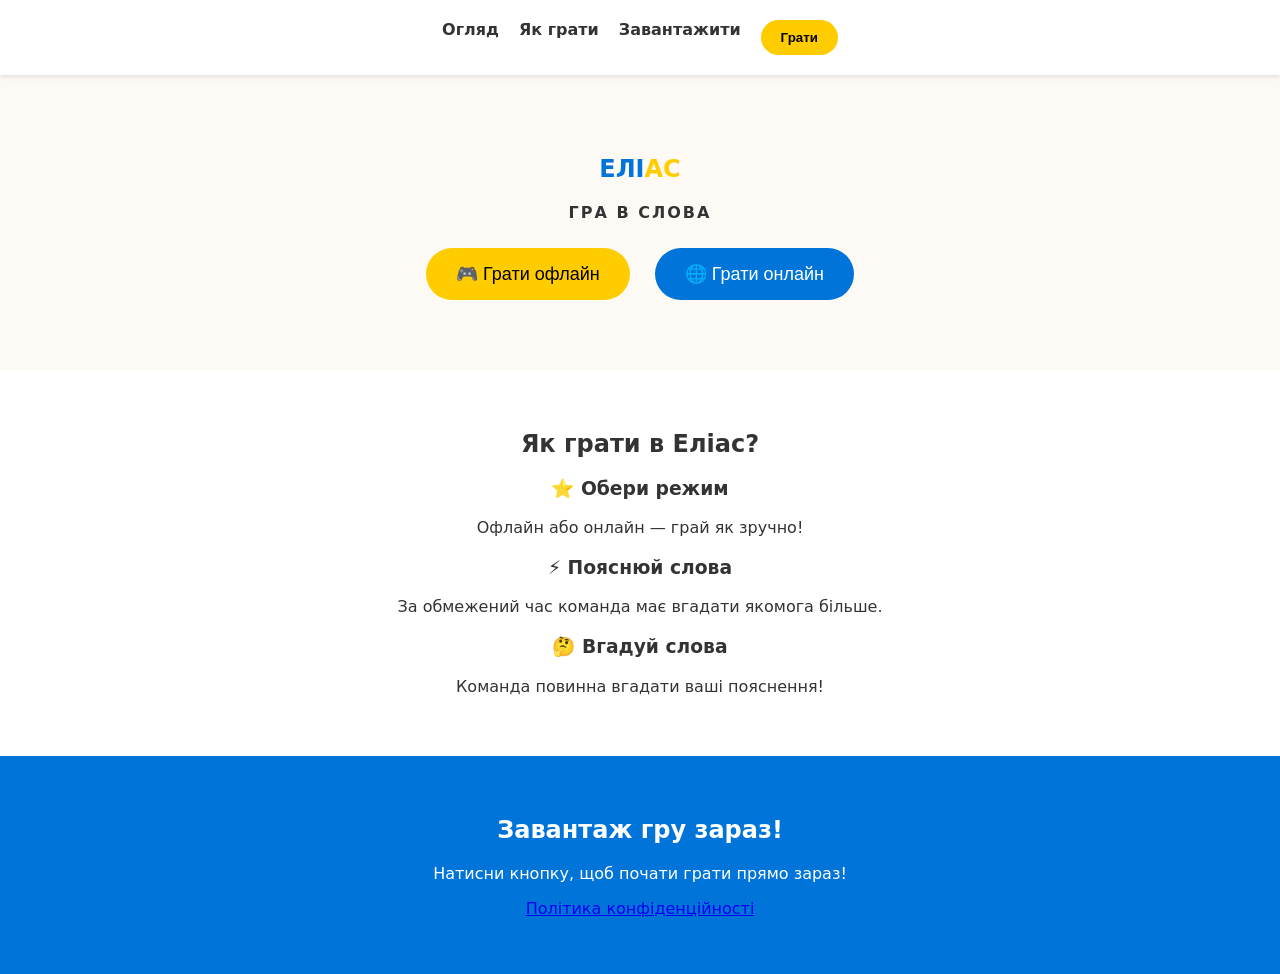
<file: index.html>
<!DOCTYPE html>
<html lang="uk">
<head>
  <meta charset="UTF-8">
  <meta name="viewport" content="width=device-width, initial-scale=1.0">
  <title>Еліас — Гра в слова</title>
  <link rel="stylesheet" href="style.css">
</head>

<body>

<header>
  <nav>
    <a href="#overview">Огляд</a>
    <a href="#how">Як грати</a>
    <a href="#download">Завантажити</a>
    <button class="play-btn">Грати</button>
  </nav>
</header>

<section class="hero" id="overview">
  <h1><span class="blue">ЕЛІ</span><span class="yellow">АС</span></h1>
  <p class="subtitle">ГРА В СЛОВА</p>

  <div class="buttons">
    <button class="offline">🎮 Грати офлайн</button>
    <button class="online">🌐 Грати онлайн</button>
  </div>
</section>

<section id="how" class="steps">
  <h2>Як грати в Еліас?</h2>

  <div class="step">
    <h3>⭐ Обери режим</h3>
    <p>Офлайн або онлайн — грай як зручно!</p>
  </div>

  <div class="step">
    <h3>⚡ Пояснюй слова</h3>
    <p>За обмежений час команда має вгадати якомога більше.</p>
  </div>

  <div class="step">
    <h3>🤔 Вгадуй слова</h3>
    <p>Команда повинна вгадати ваші пояснення!</p>
  </div>
</section>

<footer id="download">
  <h2>Завантаж гру зараз!</h2>
  <p>Натисни кнопку, щоб почати грати прямо зараз!</p>
  <p><a href="privacy-policy.html">Політика конфіденційності</a></p>
</footer>


<script src="script.js"></script>
</body>
</html>
</file>
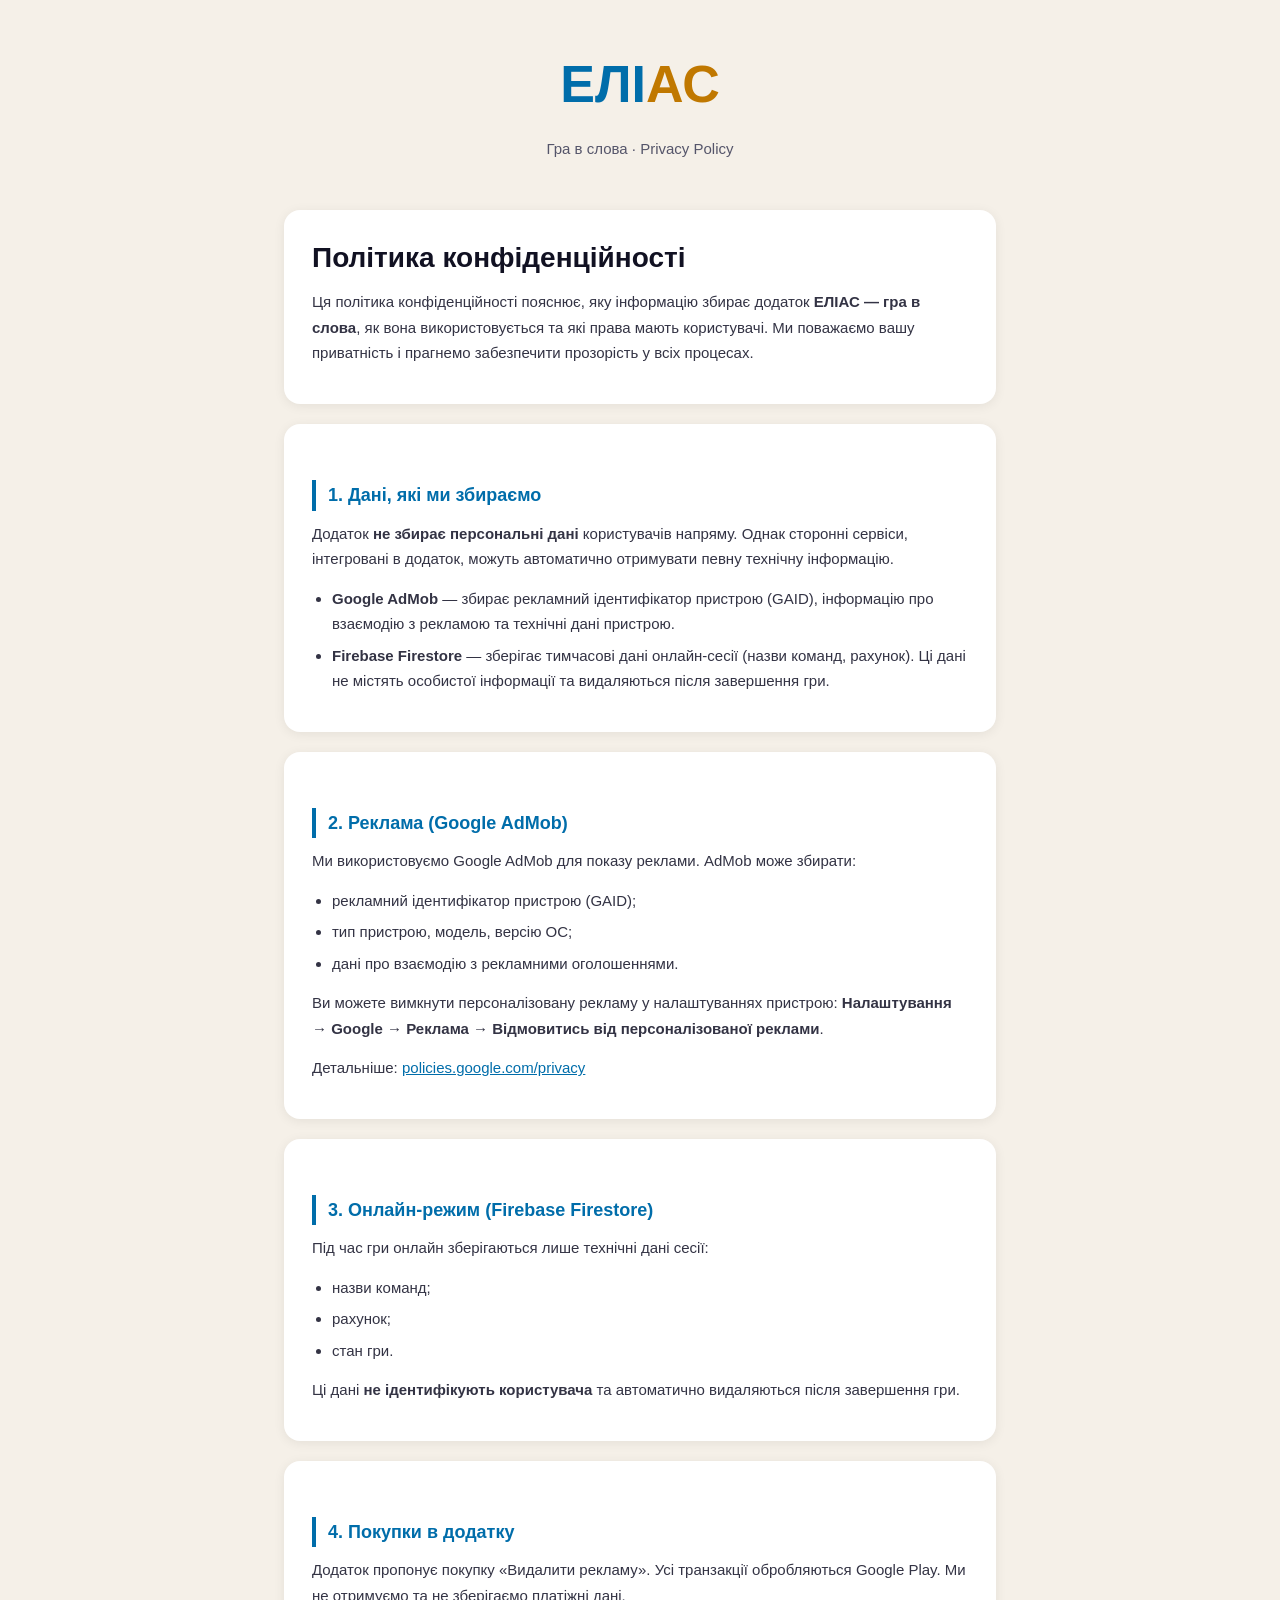
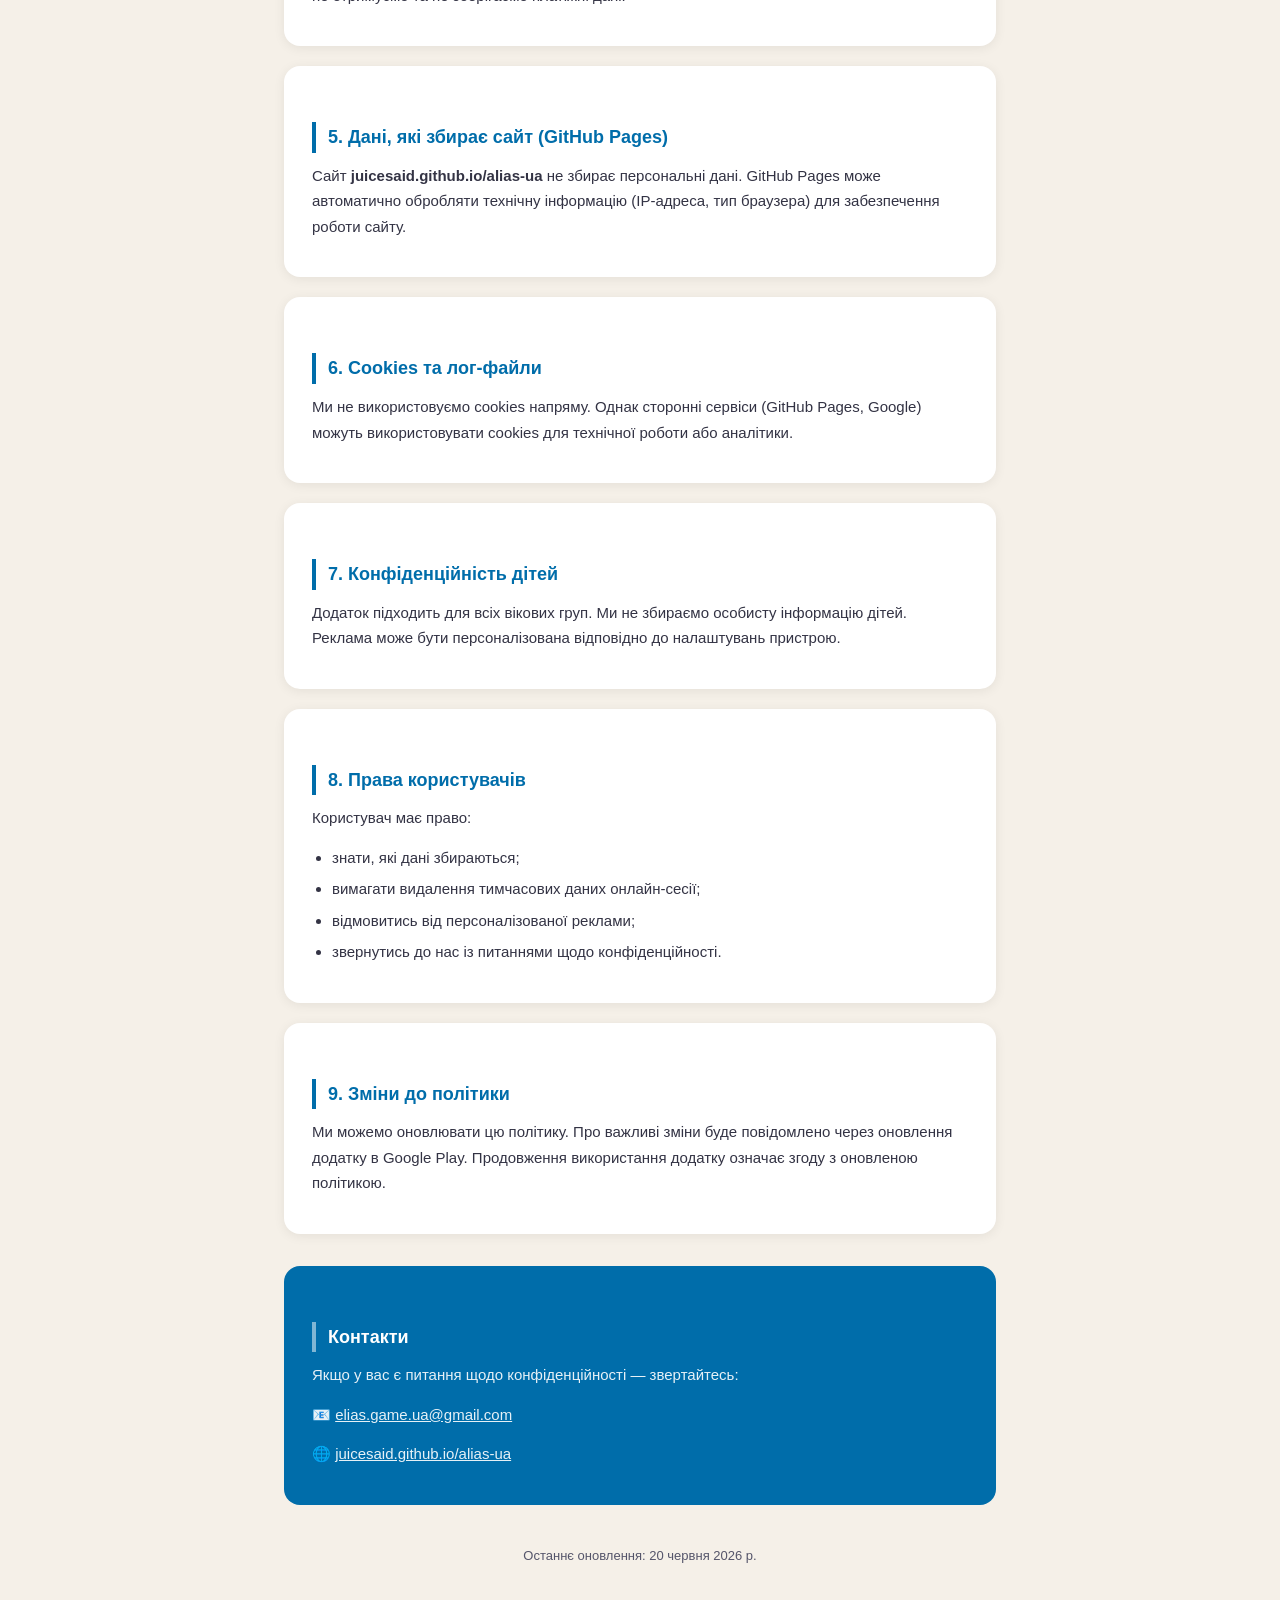
<file: privacy-policy.html>
<!DOCTYPE html>
<html lang="uk">
<head>
<meta charset="UTF-8">
<meta name="viewport" content="width=device-width, initial-scale=1.0">
<title>Privacy Policy — ЕЛІАС</title>

<style>
  * { box-sizing: border-box; margin: 0; padding: 0; }
  body {
    font-family: -apple-system, BlinkMacSystemFont, "Segoe UI", sans-serif;
    background: #F5F0E8;
    color: #111122;
    line-height: 1.7;
  }
  .container { max-width: 760px; margin: 0 auto; padding: 40px 24px 80px; }

  header { text-align: center; margin-bottom: 48px; }
  .logo { font-size: 52px; font-weight: 900; margin-bottom: 8px; }
  .logo span:first-child { color: #006DAA; }
  .logo span:last-child  { color: #C07800; }
  header p { color: #55556A; font-size: 15px; }

  h1 { font-size: 28px; font-weight: 800; margin-bottom: 8px; }
  h2 {
    font-size: 18px; font-weight: 700;
    margin: 32px 0 10px;
    color: #006DAA;
    border-left: 4px solid #006DAA;
    padding-left: 12px;
  }

  p  { margin-bottom: 14px; color: #333344; font-size: 15px; }
  ul { margin: 0 0 14px 20px; }
  li { margin-bottom: 6px; color: #333344; font-size: 15px; }
  a  { color: #006DAA; }

  .card {
    background: #fff;
    border-radius: 16px;
    padding: 24px 28px;
    margin-bottom: 20px;
    box-shadow: 0 2px 12px rgba(0,0,0,0.07);
  }

  .contact {
    background: #006DAA;
    color: #fff;
    border-radius: 16px;
    padding: 24px 28px;
    margin-top: 32px;
  }
  .contact h2 { color: #fff; border-color: rgba(255,255,255,0.5); }
  .contact p, .contact a { color: rgba(255,255,255,0.9); }

  .updated {
    text-align: center;
    color: #55556A;
    font-size: 13px;
    margin-top: 40px;
  }
</style>
</head>

<body>
<div class="container">

  <header>
    <div class="logo"><span>ЕЛІ</span><span>АС</span></div>
    <p>Гра в слова · Privacy Policy</p>
  </header>

  <div class="card">
    <h1>Політика конфіденційності</h1>
    <p>Ця політика конфіденційності пояснює, яку інформацію збирає додаток <strong>ЕЛІАС — гра в слова</strong>, як вона використовується та які права мають користувачі. Ми поважаємо вашу приватність і прагнемо забезпечити прозорість у всіх процесах.</p>
  </div>

  <div class="card">
    <h2>1. Дані, які ми збираємо</h2>
    <p>Додаток <strong>не збирає персональні дані</strong> користувачів напряму. Однак сторонні сервіси, інтегровані в додаток, можуть автоматично отримувати певну технічну інформацію.</p>

    <ul>
      <li><strong>Google AdMob</strong> — збирає рекламний ідентифікатор пристрою (GAID), інформацію про взаємодію з рекламою та технічні дані пристрою.</li>
      <li><strong>Firebase Firestore</strong> — зберігає тимчасові дані онлайн‑сесії (назви команд, рахунок). Ці дані не містять особистої інформації та видаляються після завершення гри.</li>
    </ul>
  </div>

  <div class="card">
    <h2>2. Реклама (Google AdMob)</h2>
    <p>Ми використовуємо Google AdMob для показу реклами. AdMob може збирати:</p>
    <ul>
      <li>рекламний ідентифікатор пристрою (GAID);</li>
      <li>тип пристрою, модель, версію ОС;</li>
      <li>дані про взаємодію з рекламними оголошеннями.</li>
    </ul>
    <p>Ви можете вимкнути персоналізовану рекламу у налаштуваннях пристрою: <strong>Налаштування → Google → Реклама → Відмовитись від персоналізованої реклами</strong>.</p>
    <p>Детальніше: <a href="https://policies.google.com/privacy">policies.google.com/privacy</a></p>
  </div>

  <div class="card">
    <h2>3. Онлайн‑режим (Firebase Firestore)</h2>
    <p>Під час гри онлайн зберігаються лише технічні дані сесії:</p>
    <ul>
      <li>назви команд;</li>
      <li>рахунок;</li>
      <li>стан гри.</li>
    </ul>
    <p>Ці дані <strong>не ідентифікують користувача</strong> та автоматично видаляються після завершення гри.</p>
  </div>

  <div class="card">
    <h2>4. Покупки в додатку</h2>
    <p>Додаток пропонує покупку «Видалити рекламу». Усі транзакції обробляються Google Play. Ми не отримуємо та не зберігаємо платіжні дані.</p>
  </div>

  <div class="card">
    <h2>5. Дані, які збирає сайт (GitHub Pages)</h2>
    <p>Сайт <strong>juicesaid.github.io/alias-ua</strong> не збирає персональні дані. GitHub Pages може автоматично обробляти технічну інформацію (IP‑адреса, тип браузера) для забезпечення роботи сайту.</p>
  </div>

  <div class="card">
    <h2>6. Cookies та лог‑файли</h2>
    <p>Ми не використовуємо cookies напряму. Однак сторонні сервіси (GitHub Pages, Google) можуть використовувати cookies для технічної роботи або аналітики.</p>
  </div>

  <div class="card">
    <h2>7. Конфіденційність дітей</h2>
    <p>Додаток підходить для всіх вікових груп. Ми не збираємо особисту інформацію дітей. Реклама може бути персоналізована відповідно до налаштувань пристрою.</p>
  </div>

  <div class="card">
    <h2>8. Права користувачів</h2>
    <p>Користувач має право:</p>
    <ul>
      <li>знати, які дані збираються;</li>
      <li>вимагати видалення тимчасових даних онлайн‑сесії;</li>
      <li>відмовитись від персоналізованої реклами;</li>
      <li>звернутись до нас із питаннями щодо конфіденційності.</li>
    </ul>
  </div>

  <div class="card">
    <h2>9. Зміни до політики</h2>
    <p>Ми можемо оновлювати цю політику. Про важливі зміни буде повідомлено через оновлення додатку в Google Play. Продовження використання додатку означає згоду з оновленою політикою.</p>
  </div>

  <div class="contact">
    <h2>Контакти</h2>
    <p>Якщо у вас є питання щодо конфіденційності — звертайтесь:</p>
    <p>📧 <a href="mailto:elias.game.ua@gmail.com">elias.game.ua@gmail.com</a></p>
    <p>🌐 <a href="https://juicesaid.github.io/alias-ua/">juicesaid.github.io/alias-ua</a></p>
  </div>

  <p class="updated">Останнє оновлення: 20 червня 2026 р.</p>

</div>
</body>
</html>
</file>
<file: style.css>
body {
  font-family: system-ui, -apple-system, BlinkMacSystemFont, sans-serif;
  background-color: #fdfaf6;
  color: #333;
  margin: 0;
  text-align: center;
}

/* Навігація */
nav {
  display: flex;
  justify-content: center;
  gap: 20px;
  padding: 20px;
  background: white;
  box-shadow: 0 2px 5px rgba(0,0,0,0.1);
}

nav a {
  text-decoration: none;
  color: #333;
  font-weight: 600;
}

.play-btn {
  background: #ffcc00;
  border: none;
  padding: 10px 20px;
  border-radius: 25px;
  font-weight: bold;
  cursor: pointer;
}

/* Герой */
.hero {
  padding: 60px 20px;
}

.blue { color: #0074d9; }
.yellow { color: #ffcc00; }

.subtitle {
  margin-top: 10px;
  font-weight: 600;
  letter-spacing: 2px;
}

.buttons button {
  margin: 10px;
  padding: 15px 30px;
  border: none;
  border-radius: 30px;
  font-size: 18px;
  cursor: pointer;
}

.offline { background: #ffcc00; color: #000; }
.online { background: #0074d9; color: #fff; }

/* Кроки */
.steps {
  background: #fff;
  padding: 40px 20px;
}

.step {
  margin: 20px 0;
}

/* Футер */
footer {
  background: #0074d9;
  color: #fff;
  padding: 40px 20px;
}

/* Адаптивність */
@media (max-width: 768px) {
  nav {
    flex-direction: column;
    gap: 10px;
  }

  .buttons button {
    width: 80%;
    font-size: 16px;
  }

  .hero h1 {
    font-size: 2.5rem;
  }
}

@media (max-width: 480px) {
  .hero h1 {
    font-size: 2rem;
  }

  .buttons button {
    width: 90%;
    padding: 12px 20px;
  }

  nav a {
    font-size: 14px;
  }
}
</file>
